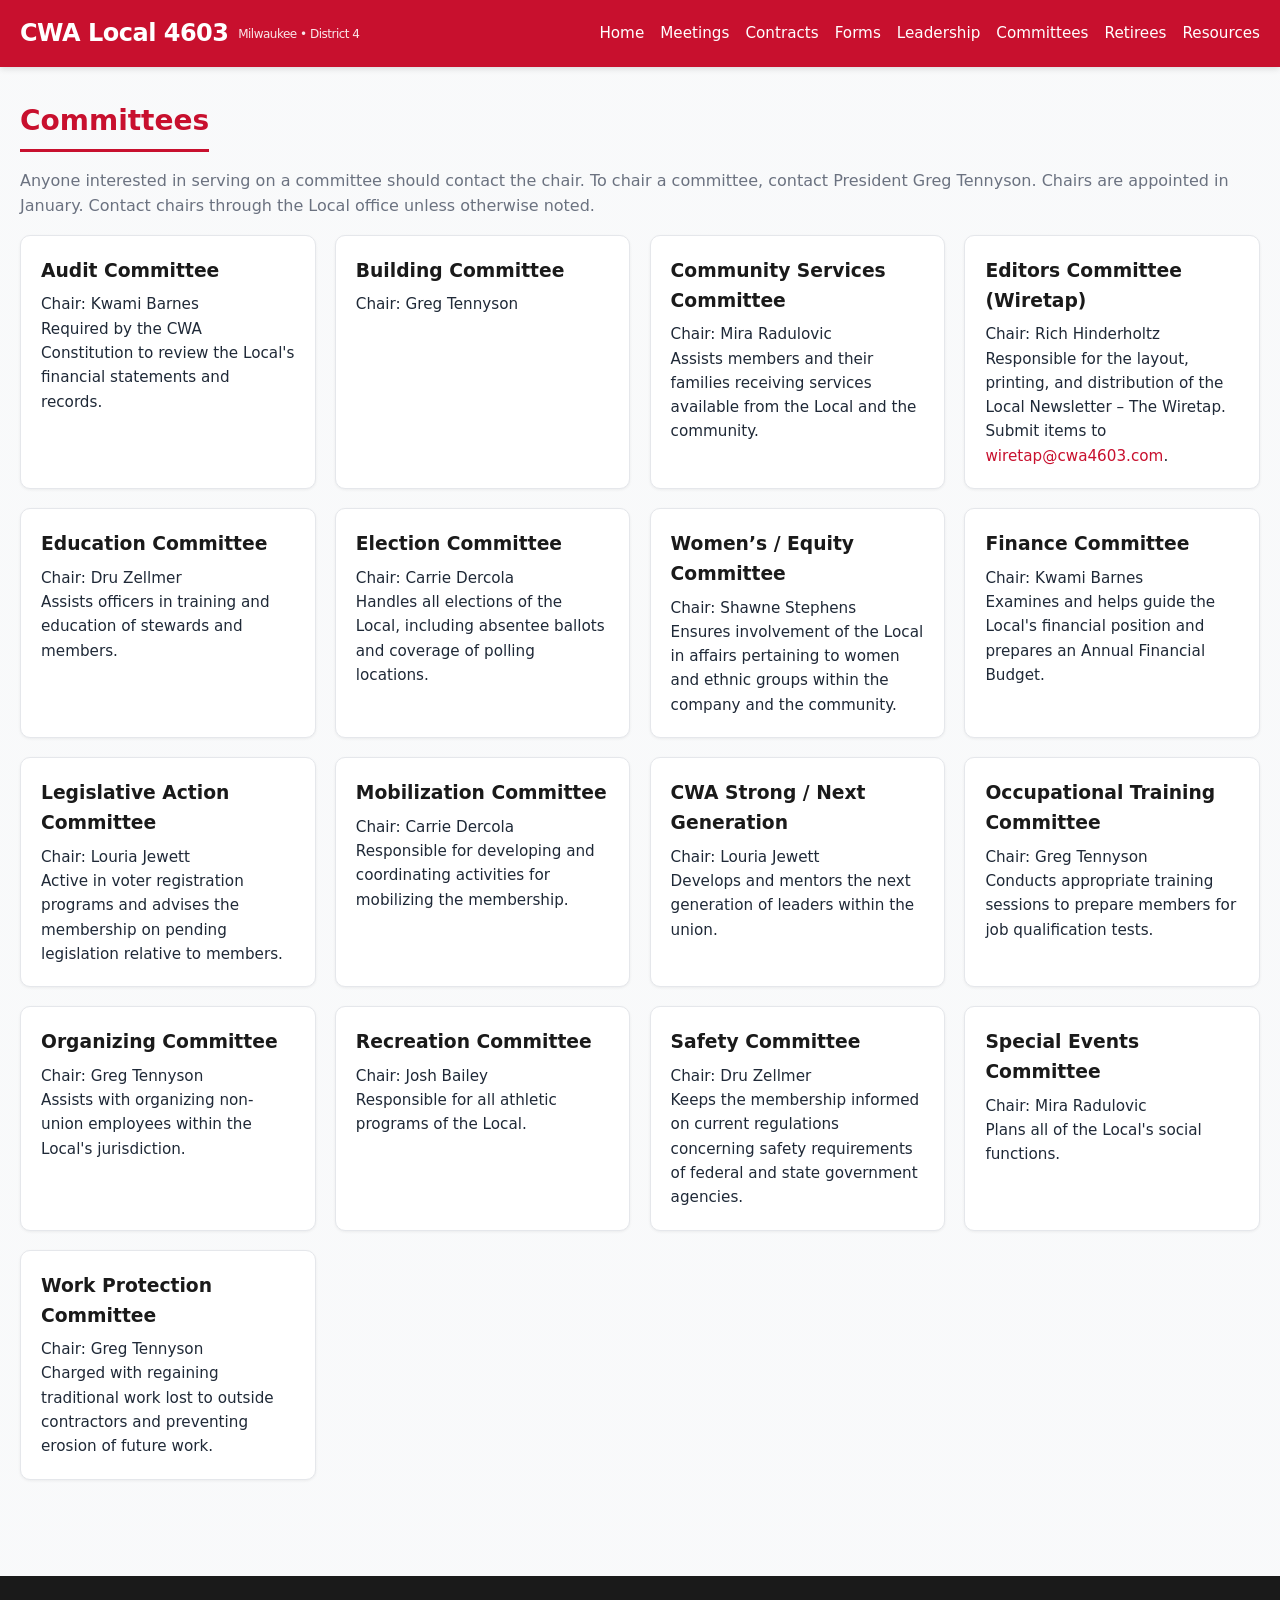
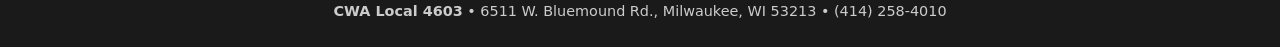
<file: committees.html>
<!DOCTYPE html>
<html lang="en">
<head>
  <meta charset="UTF-8">
  <meta name="viewport" content="width=device-width, initial-scale=1.0">
  <title>Committees | CWA Local 4603</title>
  <link rel="stylesheet" href="style.css">
</head>
<body>
  <header>
    <div class="header-inner">
      <a href="index.html" class="logo">CWA Local 4603 <small>Milwaukee • District 4</small></a>
      <nav>
        <a href="index.html">Home</a>
        <a href="meetings.html">Meetings</a>
        <a href="contracts.html">Contracts</a>
        <a href="forms.html">Forms</a>
        <a href="leadership.html">Leadership</a>
        <a href="committees.html">Committees</a>
        <a href="retirees.html">Retirees</a>
        <a href="resources.html">Resources</a>
      </nav>
    </div>
  </header>

  <main>
    <h2>Committees</h2>
    <p class="lead">Anyone interested in serving on a committee should contact the chair. To chair a committee, contact President Greg Tennyson. Chairs are appointed in January. Contact chairs through the Local office unless otherwise noted.</p>

    <div class="cards">
      <div class="card"><h3>Audit Committee</h3><p>Chair: Kwami Barnes<br>Required by the CWA Constitution to review the Local's financial statements and records.</p></div>
      <div class="card"><h3>Building Committee</h3><p>Chair: Greg Tennyson</p></div>
      <div class="card"><h3>Community Services Committee</h3><p>Chair: Mira Radulovic<br>Assists members and their families receiving services available from the Local and the community.</p></div>
      <div class="card"><h3>Editors Committee (Wiretap)</h3><p>Chair: Rich Hinderholtz<br>Responsible for the layout, printing, and distribution of the Local Newsletter – The Wiretap. Submit items to <a href="mailto:wiretap@cwa4603.com">wiretap@cwa4603.com</a>.</p></div>
      <div class="card"><h3>Education Committee</h3><p>Chair: Dru Zellmer<br>Assists officers in training and education of stewards and members.</p></div>
      <div class="card"><h3>Election Committee</h3><p>Chair: Carrie Dercola<br>Handles all elections of the Local, including absentee ballots and coverage of polling locations.</p></div>
      <div class="card"><h3>Women’s / Equity Committee</h3><p>Chair: Shawne Stephens<br>Ensures involvement of the Local in affairs pertaining to women and ethnic groups within the company and the community.</p></div>
      <div class="card"><h3>Finance Committee</h3><p>Chair: Kwami Barnes<br>Examines and helps guide the Local's financial position and prepares an Annual Financial Budget.</p></div>
      <div class="card"><h3>Legislative Action Committee</h3><p>Chair: Louria Jewett<br>Active in voter registration programs and advises the membership on pending legislation relative to members.</p></div>
      <div class="card"><h3>Mobilization Committee</h3><p>Chair: Carrie Dercola<br>Responsible for developing and coordinating activities for mobilizing the membership.</p></div>
      <div class="card"><h3>CWA Strong / Next Generation</h3><p>Chair: Louria Jewett<br>Develops and mentors the next generation of leaders within the union.</p></div>
      <div class="card"><h3>Occupational Training Committee</h3><p>Chair: Greg Tennyson<br>Conducts appropriate training sessions to prepare members for job qualification tests.</p></div>
      <div class="card"><h3>Organizing Committee</h3><p>Chair: Greg Tennyson<br>Assists with organizing non-union employees within the Local's jurisdiction.</p></div>
      <div class="card"><h3>Recreation Committee</h3><p>Chair: Josh Bailey<br>Responsible for all athletic programs of the Local.</p></div>
      <div class="card"><h3>Safety Committee</h3><p>Chair: Dru Zellmer<br>Keeps the membership informed on current regulations concerning safety requirements of federal and state government agencies.</p></div>
      <div class="card"><h3>Special Events Committee</h3><p>Chair: Mira Radulovic<br>Plans all of the Local's social functions.</p></div>
      <div class="card"><h3>Work Protection Committee</h3><p>Chair: Greg Tennyson<br>Charged with regaining traditional work lost to outside contractors and preventing erosion of future work.</p></div>
    </div>
  </main>

  <footer>
    <p><strong>CWA Local 4603</strong> • 6511 W. Bluemound Rd., Milwaukee, WI 53213 • (414) 258-4010</p>
  </footer>
</body>
</html>
</file>
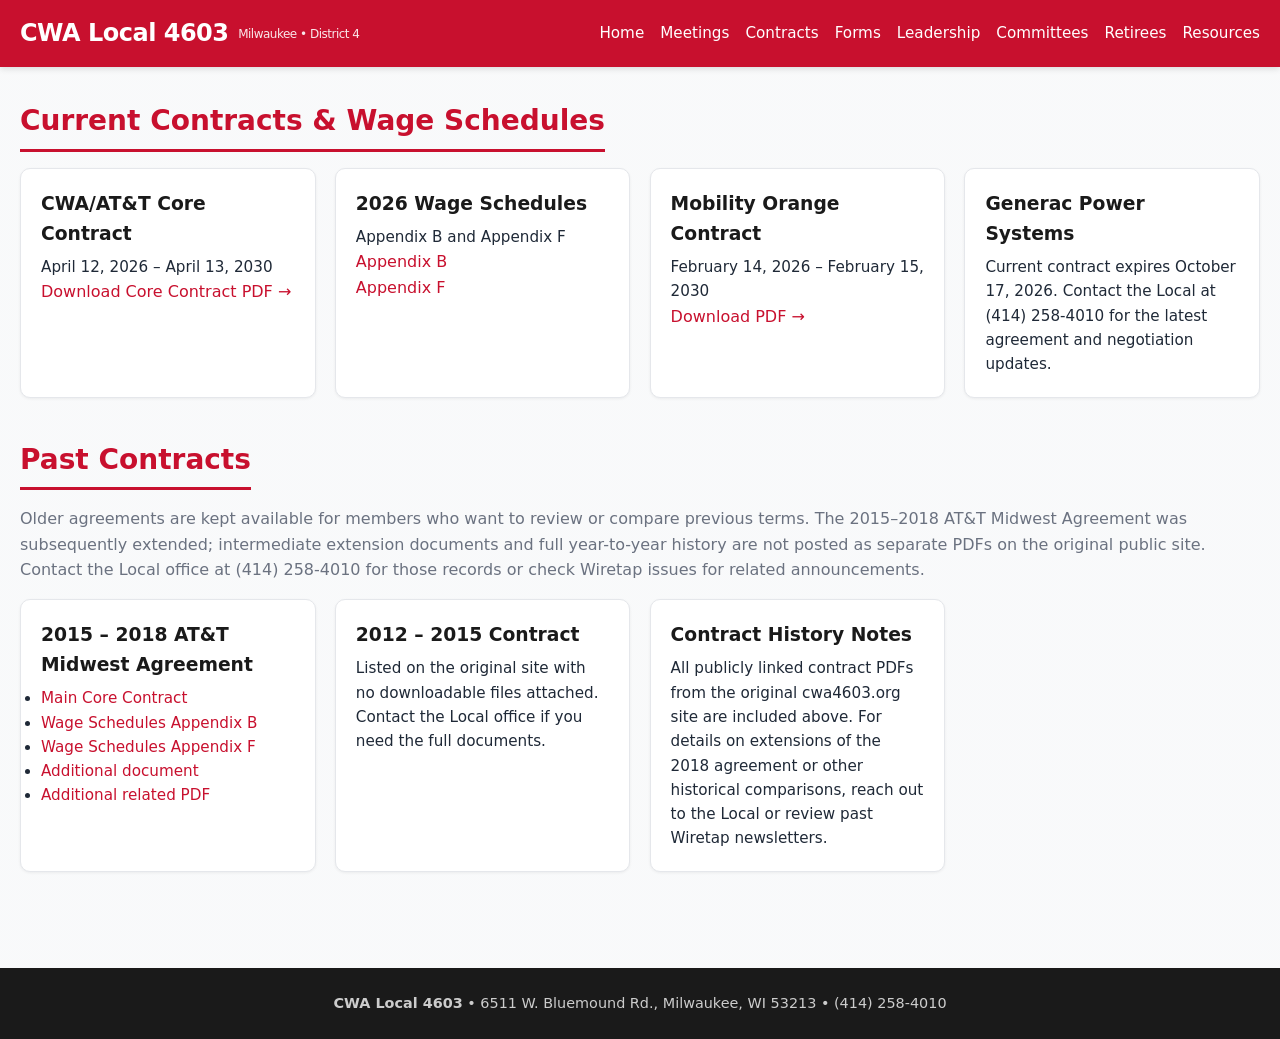
<file: contracts.html>
<!DOCTYPE html>
<html lang="en">
<head>
  <meta charset="UTF-8">
  <meta name="viewport" content="width=device-width, initial-scale=1.0">
  <title>Contracts | CWA Local 4603</title>
  <link rel="stylesheet" href="style.css">
</head>
<body>
  <header>
    <div class="header-inner">
      <a href="index.html" class="logo">CWA Local 4603 <small>Milwaukee • District 4</small></a>
      <nav>
        <a href="index.html">Home</a>
        <a href="meetings.html">Meetings</a>
        <a href="contracts.html">Contracts</a>
        <a href="forms.html">Forms</a>
        <a href="leadership.html">Leadership</a>
        <a href="committees.html">Committees</a>
        <a href="retirees.html">Retirees</a>
        <a href="resources.html">Resources</a>
      </nav>
    </div>
  </header>

  <main>
    <h2>Current Contracts &amp; Wage Schedules</h2>
    <div class="cards">
      <div class="card">
        <h3>CWA/AT&amp;T Core Contract</h3>
        <p>April 12, 2026 – April 13, 2030</p>
        <a href="https://www.cwa4603.org/_files/ugd/58b9fe_9072613f03234b4d915cdb6cc03c4446.pdf" target="_blank">Download Core Contract PDF →</a>
      </div>
      <div class="card">
        <h3>2026 Wage Schedules</h3>
        <p>Appendix B and Appendix F</p>
        <a href="https://www.cwa4603.org/_files/ugd/b03916_a2fab2458ea9492ab1aefd4b90cb60ad.pdf" target="_blank">Appendix B</a><br>
        <a href="https://www.cwa4603.org/_files/ugd/b03916_8e1006c96fb345e993f5d91f5338cbbc.pdf" target="_blank">Appendix F</a>
      </div>
      <div class="card">
        <h3>Mobility Orange Contract</h3>
        <p>February 14, 2026 – February 15, 2030</p>
        <a href="https://www.cwa4603.org/_files/ugd/58b9fe_d8e3c1fb2b9741d3803f3572adea159e.pdf" target="_blank">Download PDF →</a>
      </div>
      <div class="card">
        <h3>Generac Power Systems</h3>
        <p>Current contract expires October 17, 2026. Contact the Local at (414) 258-4010 for the latest agreement and negotiation updates.</p>
      </div>
    </div>

    <h2 style="margin-top: 2.5rem;">Past Contracts</h2>
    <p class="lead">Older agreements are kept available for members who want to review or compare previous terms. The 2015–2018 AT&amp;T Midwest Agreement was subsequently extended; intermediate extension documents and full year-to-year history are not posted as separate PDFs on the original public site. Contact the Local office at (414) 258-4010 for those records or check Wiretap issues for related announcements.</p>
    <div class="cards">
      <div class="card">
        <h3>2015 – 2018 AT&amp;T Midwest Agreement</h3>
        <ul>
          <li><a href="https://www.cwa4603.org/_files/ugd/b03916_6884a531ac4c4ac5940a56f88d346bc0.pdf" target="_blank">Main Core Contract</a></li>
          <li><a href="https://www.cwa4603.org/_files/ugd/b03916_aea690b3e9cb421ba3bc440776c83757.pdf" target="_blank">Wage Schedules Appendix B</a></li>
          <li><a href="https://www.cwa4603.org/_files/ugd/b03916_2d54a6a34d6f47788cdd3abe4426816d.pdf" target="_blank">Wage Schedules Appendix F</a></li>
          <li><a href="https://www.cwa4603.org/_files/ugd/b03916_1cc3bcf9f1eb4252ae88a40762c1d838.pdf" target="_blank">Additional document</a></li>
          <li><a href="https://www.cwa4603.org/_files/ugd/b03916_379999d3d2ab48b59409e7875da9ace7.pdf" target="_blank">Additional related PDF</a></li>
        </ul>
      </div>
      <div class="card">
        <h3>2012 – 2015 Contract</h3>
        <p>Listed on the original site with no downloadable files attached. Contact the Local office if you need the full documents.</p>
      </div>
      <div class="card">
        <h3>Contract History Notes</h3>
        <p>All publicly linked contract PDFs from the original cwa4603.org site are included above. For details on extensions of the 2018 agreement or other historical comparisons, reach out to the Local or review past Wiretap newsletters.</p>
      </div>
    </div>
  </main>

  <footer>
    <p><strong>CWA Local 4603</strong> • 6511 W. Bluemound Rd., Milwaukee, WI 53213 • (414) 258-4010</p>
  </footer>
</body>
</html>
</file>
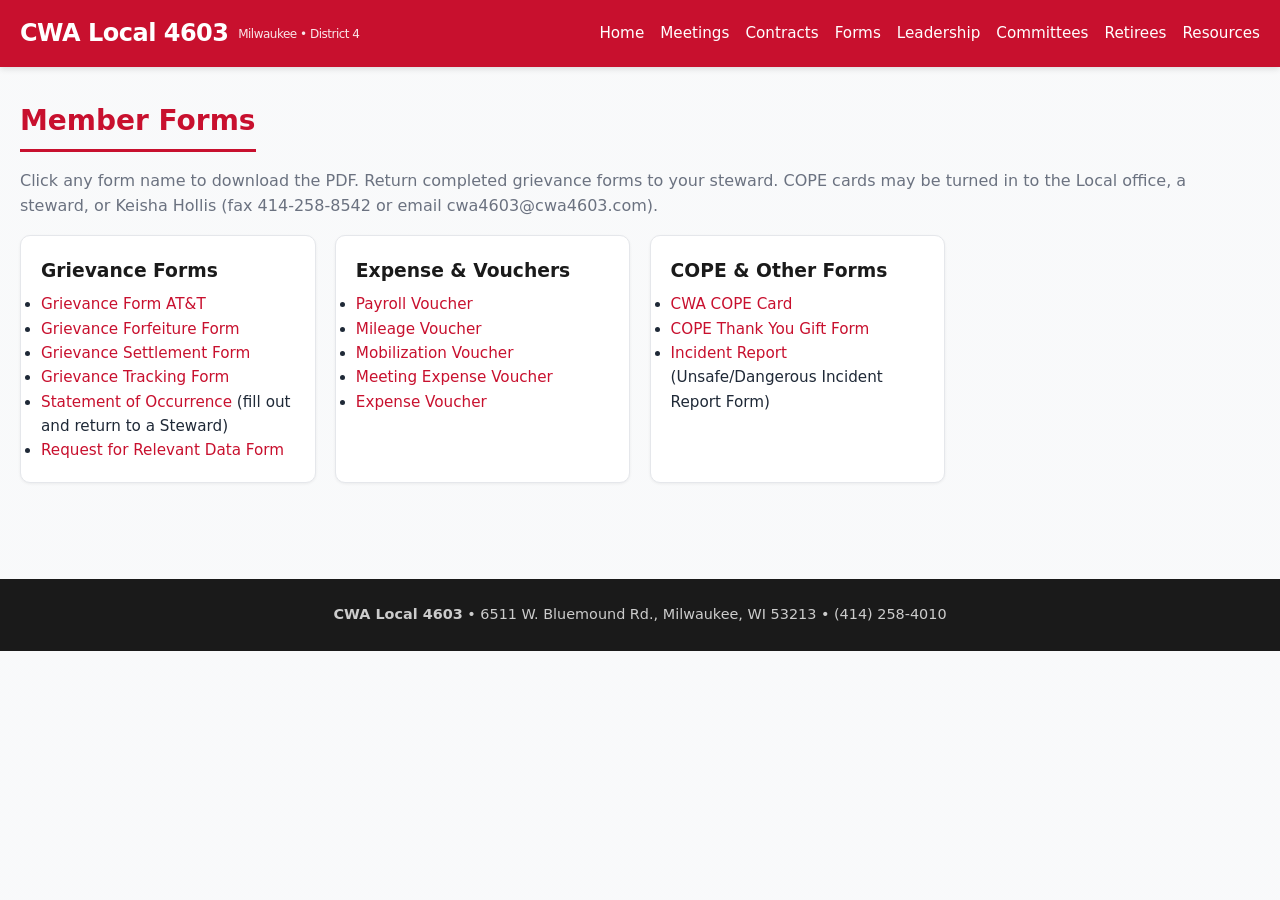
<file: forms.html>
<!DOCTYPE html>
<html lang="en">
<head>
  <meta charset="UTF-8">
  <meta name="viewport" content="width=device-width, initial-scale=1.0">
  <title>Member Forms | CWA Local 4603</title>
  <link rel="stylesheet" href="style.css">
</head>
<body>
  <header>
    <div class="header-inner">
      <a href="index.html" class="logo">CWA Local 4603 <small>Milwaukee • District 4</small></a>
      <nav>
        <a href="index.html">Home</a>
        <a href="meetings.html">Meetings</a>
        <a href="contracts.html">Contracts</a>
        <a href="forms.html">Forms</a>
        <a href="leadership.html">Leadership</a>
        <a href="committees.html">Committees</a>
        <a href="retirees.html">Retirees</a>
        <a href="resources.html">Resources</a>
      </nav>
    </div>
  </header>

  <main>
    <h2>Member Forms</h2>
    <p class="lead">Click any form name to download the PDF. Return completed grievance forms to your steward. COPE cards may be turned in to the Local office, a steward, or Keisha Hollis (fax 414-258-8542 or email cwa4603@cwa4603.com).</p>

    <div class="cards">
      <div class="card">
        <h3>Grievance Forms</h3>
        <ul>
          <li><a href="https://www.cwa4603.org/_files/ugd/b03916_616ad648a978423598e5e22a79ccb4e4.pdf" target="_blank">Grievance Form AT&amp;T</a></li>
          <li><a href="https://www.cwa4603.org/_files/ugd/b03916_e68f05681285457da50376da78405650.pdf" target="_blank">Grievance Forfeiture Form</a></li>
          <li><a href="https://www.cwa4603.org/_files/ugd/b03916_ab0ab0e02e0140c681b59ef248377841.pdf" target="_blank">Grievance Settlement Form</a></li>
          <li><a href="https://www.cwa4603.org/_files/ugd/b03916_e0e8d8463ebb47e68355baa0805cf2ca.pdf" target="_blank">Grievance Tracking Form</a></li>
          <li><a href="https://www.cwa4603.org/_files/ugd/b03916_9af29176b85f493db34e205603ddb210.pdf" target="_blank">Statement of Occurrence</a> (fill out and return to a Steward)</li>
          <li><a href="https://www.cwa4603.org/_files/ugd/b03916_bbe0c7c4fb8a4284987608e9a78d40af.pdf" target="_blank">Request for Relevant Data Form</a></li>
        </ul>
      </div>
      <div class="card">
        <h3>Expense &amp; Vouchers</h3>
        <ul>
          <li><a href="https://www.cwa4603.org/_files/ugd/b03916_48f22e11d1664f0c8b73d893b0d3511f.pdf" target="_blank">Payroll Voucher</a></li>
          <li><a href="https://www.cwa4603.org/_files/ugd/b03916_ac6f55593dab4e40b98e2a7d00470fb1.pdf" target="_blank">Mileage Voucher</a></li>
          <li><a href="https://www.cwa4603.org/_files/ugd/b03916_8f5b1537433e4740b35138b7bae3e94f.pdf" target="_blank">Mobilization Voucher</a></li>
          <li><a href="https://www.cwa4603.org/_files/ugd/b03916_1117110f41d54ecaa28f6c471cac30c4.pdf" target="_blank">Meeting Expense Voucher</a></li>
          <li><a href="https://www.cwa4603.org/_files/ugd/b03916_17789abcfa1b4a47b1a24dc28f7812d9.pdf" target="_blank">Expense Voucher</a></li>
        </ul>
      </div>
      <div class="card">
        <h3>COPE &amp; Other Forms</h3>
        <ul>
          <li><a href="https://www.cwa4603.org/_files/ugd/b03916_c60e6444d6af4ed6936b7408112afc9a.pdf" target="_blank">CWA COPE Card</a></li>
          <li><a href="https://www.cwa4603.org/_files/ugd/b03916_7ade64091677448ebcad36ca4d08c94d.pdf" target="_blank">COPE Thank You Gift Form</a></li>
          <li><a href="https://www.cwa4603.org/_files/ugd/b03916_60d920fbcf1946fb96c9cfdd9ca8b082.pdf" target="_blank">Incident Report</a> (Unsafe/Dangerous Incident Report Form)</li>
        </ul>
      </div>
    </div>
  </main>

  <footer>
    <p><strong>CWA Local 4603</strong> • 6511 W. Bluemound Rd., Milwaukee, WI 53213 • (414) 258-4010</p>
  </footer>
</body>
</html>
</file>
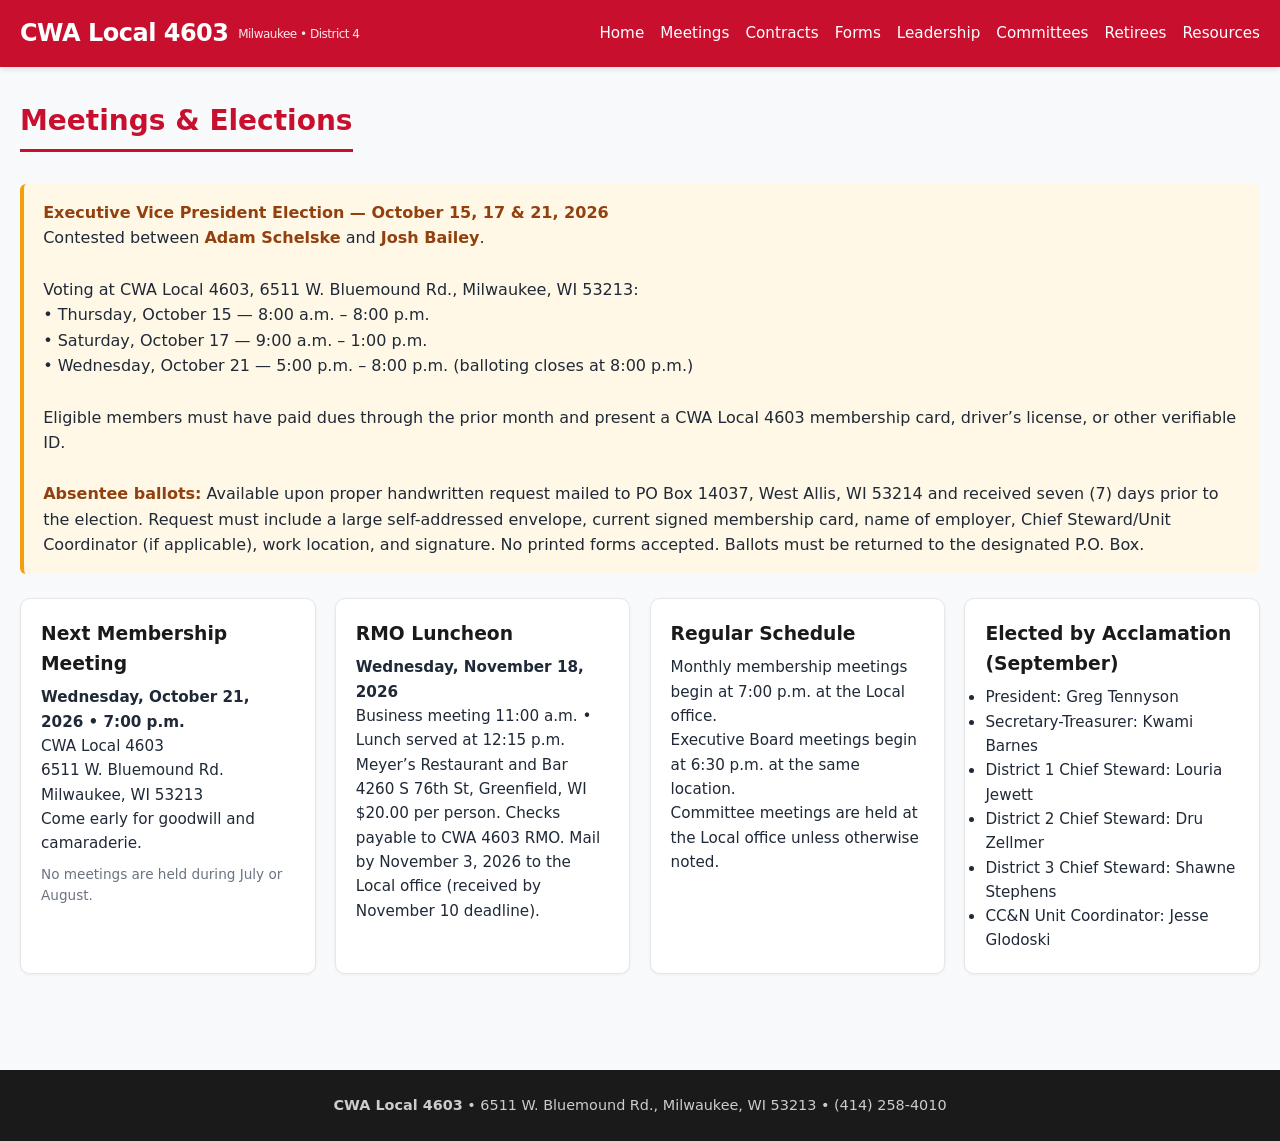
<file: meetings.html>
<!DOCTYPE html>
<html lang="en">
<head>
  <meta charset="UTF-8">
  <meta name="viewport" content="width=device-width, initial-scale=1.0">
  <title>Meetings &amp; Elections | CWA Local 4603</title>
  <link rel="stylesheet" href="style.css">
</head>
<body>
  <header>
    <div class="header-inner">
      <a href="index.html" class="logo">CWA Local 4603 <small>Milwaukee • District 4</small></a>
      <nav>
        <a href="index.html">Home</a>
        <a href="meetings.html">Meetings</a>
        <a href="contracts.html">Contracts</a>
        <a href="forms.html">Forms</a>
        <a href="leadership.html">Leadership</a>
        <a href="committees.html">Committees</a>
        <a href="retirees.html">Retirees</a>
        <a href="resources.html">Resources</a>
      </nav>
    </div>
  </header>

  <main>
    <h2>Meetings &amp; Elections</h2>

    <div class="callout">
      <strong>Executive Vice President Election — October 15, 17 &amp; 21, 2026</strong><br>
      Contested between <strong>Adam Schelske</strong> and <strong>Josh Bailey</strong>.<br><br>
      Voting at CWA Local 4603, 6511 W. Bluemound Rd., Milwaukee, WI 53213:<br>
      • Thursday, October 15 — 8:00 a.m. – 8:00 p.m.<br>
      • Saturday, October 17 — 9:00 a.m. – 1:00 p.m.<br>
      • Wednesday, October 21 — 5:00 p.m. – 8:00 p.m. (balloting closes at 8:00 p.m.)<br><br>
      Eligible members must have paid dues through the prior month and present a CWA Local 4603 membership card, driver’s license, or other verifiable ID.<br><br>
      <strong>Absentee ballots:</strong> Available upon proper handwritten request mailed to PO Box 14037, West Allis, WI 53214 and received seven (7) days prior to the election. Request must include a large self-addressed envelope, current signed membership card, name of employer, Chief Steward/Unit Coordinator (if applicable), work location, and signature. No printed forms accepted. Ballots must be returned to the designated P.O. Box.
    </div>

    <div class="cards">
      <div class="card">
        <h3>Next Membership Meeting</h3>
        <p><strong>Wednesday, October 21, 2026 • 7:00 p.m.</strong></p>
        <p>CWA Local 4603<br>6511 W. Bluemound Rd.<br>Milwaukee, WI 53213</p>
        <p>Come early for goodwill and camaraderie.</p>
        <p class="meta">No meetings are held during July or August.</p>
      </div>
      <div class="card">
        <h3>RMO Luncheon</h3>
        <p><strong>Wednesday, November 18, 2026</strong><br>Business meeting 11:00 a.m. • Lunch served at 12:15 p.m.</p>
        <p>Meyer’s Restaurant and Bar<br>4260 S 76th St, Greenfield, WI</p>
        <p>$20.00 per person. Checks payable to CWA 4603 RMO. Mail by November 3, 2026 to the Local office (received by November 10 deadline).</p>
      </div>
      <div class="card">
        <h3>Regular Schedule</h3>
        <p>Monthly membership meetings begin at 7:00 p.m. at the Local office.</p>
        <p>Executive Board meetings begin at 6:30 p.m. at the same location.</p>
        <p>Committee meetings are held at the Local office unless otherwise noted.</p>
      </div>
      <div class="card">
        <h3>Elected by Acclamation (September)</h3>
        <ul>
          <li>President: Greg Tennyson</li>
          <li>Secretary-Treasurer: Kwami Barnes</li>
          <li>District 1 Chief Steward: Louria Jewett</li>
          <li>District 2 Chief Steward: Dru Zellmer</li>
          <li>District 3 Chief Steward: Shawne Stephens</li>
          <li>CC&amp;N Unit Coordinator: Jesse Glodoski</li>
        </ul>
      </div>
    </div>
  </main>

  <footer>
    <p><strong>CWA Local 4603</strong> • 6511 W. Bluemound Rd., Milwaukee, WI 53213 • (414) 258-4010</p>
  </footer>
</body>
</html>
</file>
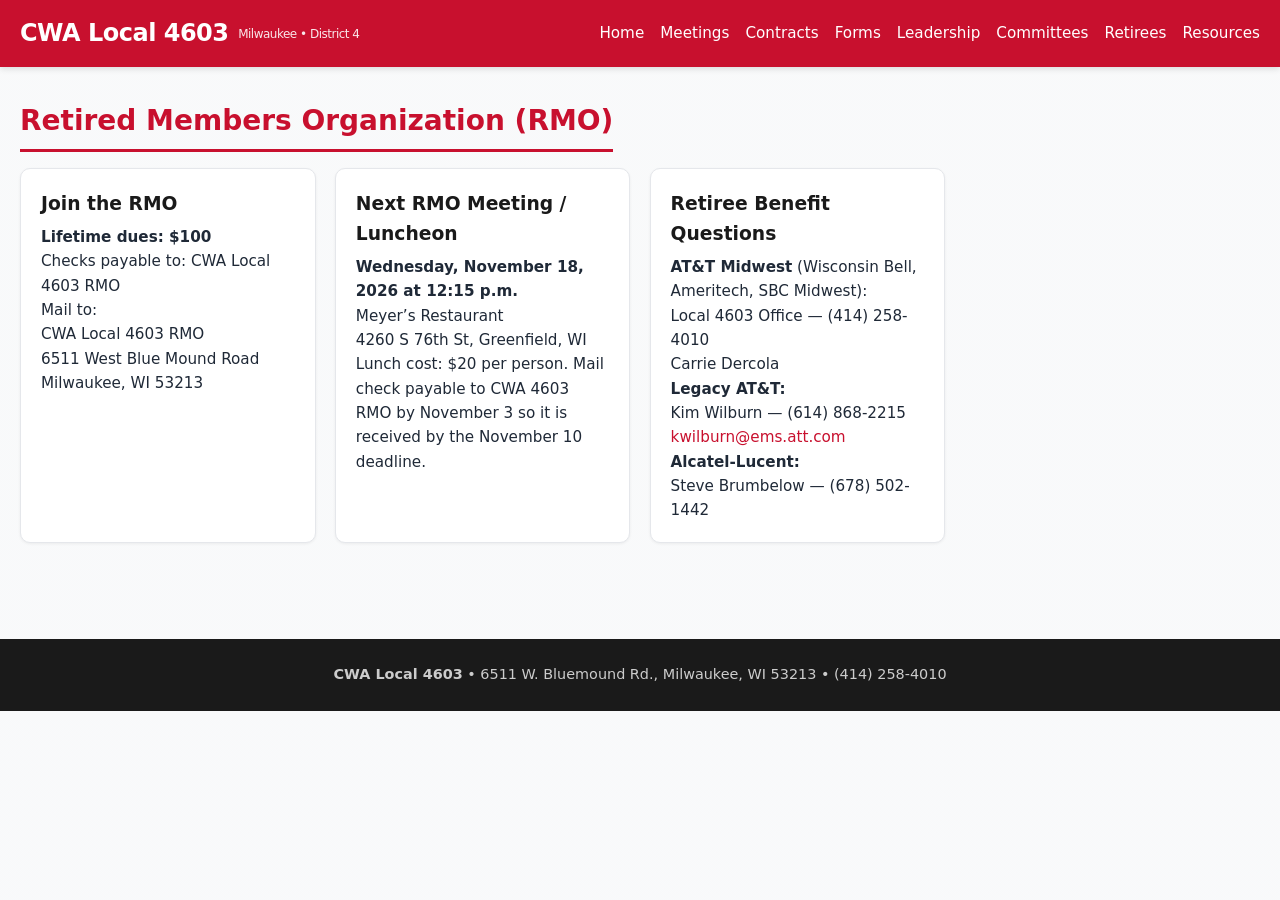
<file: retirees.html>
<!DOCTYPE html>
<html lang="en">
<head>
  <meta charset="UTF-8">
  <meta name="viewport" content="width=device-width, initial-scale=1.0">
  <title>Retirees | CWA Local 4603</title>
  <link rel="stylesheet" href="style.css">
</head>
<body>
  <header>
    <div class="header-inner">
      <a href="index.html" class="logo">CWA Local 4603 <small>Milwaukee • District 4</small></a>
      <nav>
        <a href="index.html">Home</a>
        <a href="meetings.html">Meetings</a>
        <a href="contracts.html">Contracts</a>
        <a href="forms.html">Forms</a>
        <a href="leadership.html">Leadership</a>
        <a href="committees.html">Committees</a>
        <a href="retirees.html">Retirees</a>
        <a href="resources.html">Resources</a>
      </nav>
    </div>
  </header>

  <main>
    <h2>Retired Members Organization (RMO)</h2>

    <div class="cards">
      <div class="card">
        <h3>Join the RMO</h3>
        <p><strong>Lifetime dues: $100</strong></p>
        <p>Checks payable to: CWA Local 4603 RMO</p>
        <p>Mail to:<br>CWA Local 4603 RMO<br>6511 West Blue Mound Road<br>Milwaukee, WI 53213</p>
      </div>
      <div class="card">
        <h3>Next RMO Meeting / Luncheon</h3>
        <p><strong>Wednesday, November 18, 2026 at 12:15 p.m.</strong></p>
        <p>Meyer’s Restaurant<br>4260 S 76th St, Greenfield, WI</p>
        <p>Lunch cost: $20 per person. Mail check payable to CWA 4603 RMO by November 3 so it is received by the November 10 deadline.</p>
      </div>
      <div class="card">
        <h3>Retiree Benefit Questions</h3>
        <p><strong>AT&amp;T Midwest</strong> (Wisconsin Bell, Ameritech, SBC Midwest):<br>Local 4603 Office — (414) 258-4010<br>Carrie Dercola</p>
        <p><strong>Legacy AT&amp;T:</strong><br>Kim Wilburn — (614) 868-2215<br><a href="mailto:kwilburn@ems.att.com">kwilburn@ems.att.com</a></p>
        <p><strong>Alcatel-Lucent:</strong><br>Steve Brumbelow — (678) 502-1442</p>
      </div>
    </div>
  </main>

  <footer>
    <p><strong>CWA Local 4603</strong> • 6511 W. Bluemound Rd., Milwaukee, WI 53213 • (414) 258-4010</p>
  </footer>
</body>
</html>
</file>
<file: style.css>
:root {
  --cwa-red: #c8102e;
  --cwa-dark: #1a1a1a;
  --bg: #fafafa;
  --card: #ffffff;
  --text: #1f2937;
  --muted: #6b7280;
  --border: #e5e7eb;
}
* { box-sizing: border-box; margin: 0; padding: 0; }
body { font-family: system-ui, -apple-system, BlinkMacSystemFont, "Segoe UI", Roboto, sans-serif; color: var(--text); background: linear-gradient(rgba(248,249,250,0.92), rgba(248,249,250,0.92)), url('https://images.unsplash.com/photo-1470071459604-3b5ec3a7fe05?auto=format&fit=crop&w=1920&q=60') no-repeat center top / cover fixed; line-height: 1.6; }
a { color: var(--cwa-red); text-decoration: none; }
a:hover { text-decoration: underline; }

header { background: var(--cwa-red); color: white; position: sticky; top: 0; z-index: 100; box-shadow: 0 2px 6px rgba(0,0,0,0.12); }
.header-inner { max-width: 1280px; margin: 0 auto; padding: 0.9rem 1.25rem; display: flex; justify-content: space-between; align-items: center; flex-wrap: wrap; gap: 1rem; }
.logo { color: white; font-size: 1.5rem; font-weight: 800; letter-spacing: -0.5px; text-decoration: none; display: flex; align-items: center; gap: 0.6rem; }
.logo img { height: 36px; width: auto; }
.logo:hover { text-decoration: none; }
.logo small { display: block; font-size: 0.75rem; font-weight: 500; opacity: 0.9; margin-top: 2px; }
nav { display: flex; flex-wrap: wrap; gap: 0.25rem 1rem; }
nav a { color: white; font-weight: 500; font-size: 0.95rem; }

.hero { background: linear-gradient(135deg, #111 0%, #2a2a2a 100%); color: white; padding: 3rem 1.25rem 2.5rem; text-align: center; }
.hero h1 { font-size: clamp(2rem, 5vw, 3rem); font-weight: 800; margin-bottom: 0.5rem; }
.hero p { font-size: 1.1rem; max-width: 680px; margin: 0 auto 1.25rem; opacity: 0.92; }
.hero-btns { display: flex; flex-wrap: wrap; justify-content: center; gap: 0.75rem; }
.btn { display: inline-block; background: var(--cwa-red); color: white; padding: 0.65rem 1.3rem; border-radius: 6px; font-weight: 600; }
.btn:hover { background: #a00d26; text-decoration: none; }
.btn-outline { background: transparent; border: 2px solid white; }
.btn-outline:hover { background: white; color: var(--cwa-dark); }

main { max-width: 1280px; margin: 0 auto; padding: 2rem 1.25rem 4rem; }
section { margin-bottom: 2.5rem; }
h2 { font-size: 1.75rem; color: var(--cwa-red); margin-bottom: 1rem; padding-bottom: 0.3rem; border-bottom: 3px solid var(--cwa-red); display: inline-block; }
.lead { color: var(--muted); margin-bottom: 1rem; }

.callout { background: #fff8e6; border-left: 4px solid #f59e0b; padding: 1rem 1.2rem; border-radius: 6px; margin: 1rem 0 1.5rem; }
.callout strong { color: #92400e; }

.cards { display: grid; grid-template-columns: repeat(auto-fill, minmax(270px, 1fr)); gap: 1.2rem; }
.card { background: var(--card); border: 1px solid var(--border); border-radius: 10px; padding: 1.25rem; box-shadow: 0 1px 3px rgba(0,0,0,0.06); }
.card h3 { margin-bottom: 0.4rem; color: var(--cwa-dark); }
.card p, .card li { font-size: 0.95rem; }
.card .meta { color: var(--muted); font-size: 0.85rem; margin-top: 0.5rem; }

footer { background: var(--cwa-dark); color: #ccc; text-align: center; padding: 1.5rem 1rem; font-size: 0.9rem; margin-top: 2rem; }
footer a { color: #ff8a8a; }

@media (max-width: 640px) {
  nav { font-size: 0.85rem; }
  .header-inner { flex-direction: column; align-items: flex-start; }
}
</file>
